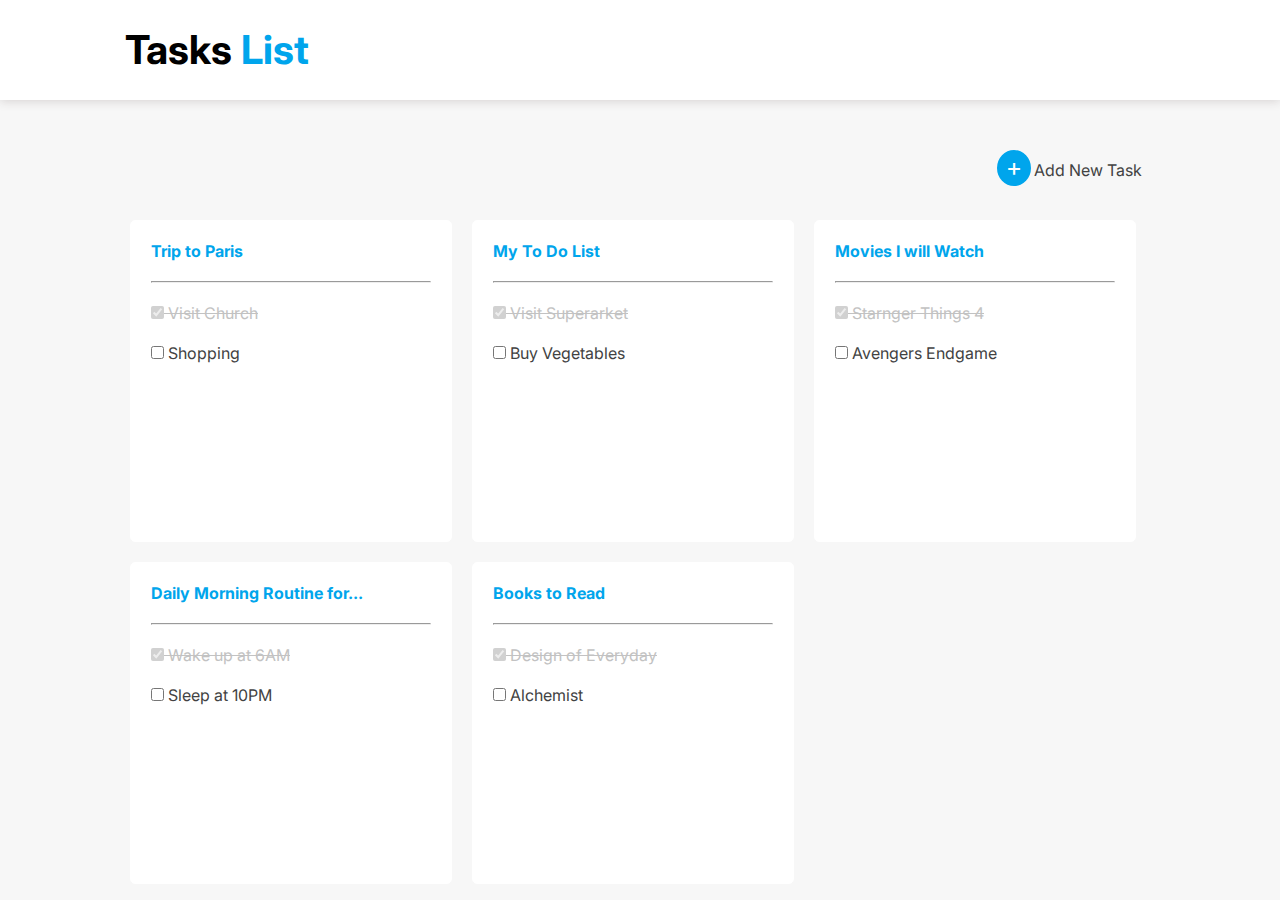
<file: index.html>
<!DOCTYPE html>
<html lang="en">

<head>
    <meta charset="UTF-8">
    <meta http-equiv="X-UA-Compatible" content="IE=edge">
    <meta name="viewport" content="width=device-width, initial-scale=1.0">
    <title>project2</title>
    <link rel="stylesheet" href="./style.css">
    <link rel="preconnect" href="https://fonts.googleapis.com">
    <link rel="preconnect" href="https://fonts.gstatic.com" crossorigin>
    <link href="https://fonts.googleapis.com/css2?family=Inter&display=swap" rel="stylesheet">
</head>

<body>
    <nav class="toppart">
        <div class="topline">Tasks <span class="headlist">List</span> </div>
    </nav>


    <div class="middlepart">
        <div class="plus"> <a href="./index2.html" style="color: white;"> + </a></div>
        <a href="./index2.html" class="plustext">Add New Task</a>

    </div>

    <section class="boxpart">
        <div class="box"><a href="./index3.html" style="color:rgb(0 165 236); font-weight: bold;"> Trip to Paris
            </a><br><br>
            <hr><br>
            <div class="checkbox"> <input type="checkbox" checked disabled> Visit Church </div><br>
            <input type="checkbox"> Shopping

        </div>
        <div class="box "><span class="boxtext">My To Do List </span><br><br>
            <hr> <br>
            <div class="checkbox"> <input type="checkbox" checked disabled> Visit Superarket </div><br>
            <input type="checkbox"> Buy Vegetables
        </div>
        <div class="box"><span class="boxtext">Movies I will Watch</span><br><br>
            <hr><br>
            <div class="checkbox"> <input type="checkbox" checked disabled> Starnger Things 4 </div><br>
            <input type="checkbox"> Avengers Endgame
        </div>
        <div class="box "><span class="boxtext">Daily Morning Routine for... </span><br><br>
            <hr> <br>
            <div class="checkbox"> <input type="checkbox" checked disabled> Wake up at 6AM </div><br>
            <input type="checkbox"> Sleep at 10PM
        </div>
        <div class="box"><span class="boxtext">Books to Read</span><br><br>
            <hr> <br>
            <div class="checkbox"> <input type="checkbox" checked disabled> Design of Everyday </div><br>
            <input type="checkbox"> Alchemist
        </div>

    </section>






</body>

</html>
</file>
<file: style.css>
* {
    margin: 0;
    padding: 0;
}

body {
    font-family: 'Inter', sans-serif;
    background-color: rgb(247 247 247);
    box-sizing: border-box;

}

/* Index-1 */


.toppart {
    height: 100px;
    background-color: white;
    box-shadow: 0px 1px 10px rgb(212, 208, 208);
}

.topline {
    font-weight: bold;
    font-size: 40px;
    padding: 25px;
    position: absolute;
    left: 100px;
}

.headlist {
    color: #00a5ec;
}



.middlepart {
    height: 50px;
    width: 200px;
    display: flex;
    position: absolute;
    right: 80px;
    top: 150px;
    text-align: center;
}

a {
    text-decoration: none;

}

.plus {
    height: 30px;
    width: 30px;
    padding-bottom: 2px;
    border: 2px solid rgb(0 165 236);
    border-radius: 50%;
    background-color: rgb(0 165 236);
    text-align: center;
    font-size: 25px;
    position: relative;
    right: 3px;




}

.plustext {

    height: 30px;
    text-align: center;
    padding-top: 10px;
    color: rgb(66, 66, 66);

}


.boxpart {
    display: flex;
    flex-wrap: wrap;
    flex-direction: row;
    position: absolute;
    top: 210px;
    left: 120px;

}

.box {
    height: 280px;
    width: 280px;
    border: 1px solid white;
    background-color: white;
    margin: 10px;
    border-radius: 5px;
    padding: 20px;
    color: rgb(66, 66, 66);


}

.boxtext {
    font-weight: bold;
    color: rgb(0 165 236);

}

hr {
    color: rgb(237, 237, 237);
}

.box:hover {
    box-shadow: 0px 0px 5px 5px rgb(237, 237, 237);
}

.checkbox {
    color: rgb(194, 194, 194);
    text-decoration: line-through;


}




/* Index-2 */

.parent {
    filter: blur(3px);

}



.container {

    height: 180px;
    width: 400px;
    border: 2px solid rgb(237, 237, 237);
    background-color: white;
    border-radius: 5px;
    padding: 20px;
    position: relative;
    top: 85px;
    left: 400px;


}

.upperbar {
    display: flex;
    justify-content: space-between;
}

.addnewtask {
    color: rgb(64, 64, 64);
    font-weight: bold;
    font-size: 22px;
}

.cross {
    font-size: 22px;
}

#learnc {
    height: 20px;
    width: 400px;
    background-color: rgb(247, 247, 247);
    border: 1px solid rgb(247, 247, 247);
    color: rgb(133, 133, 133);
    border-radius: 3px;
    padding: 8px;

}

.lowerbar {
    display: flex;
    justify-content: right;
    position: relative;
    top: 20px;
}

.button1 {
    height: 20px;
    width: 150px;
    border: 1px solid rgb(0, 165, 236);
    background-color: rgb(0, 165, 236);
    color: white;
    border-radius: 5px;
    text-align: center;
    padding: 10px;
}


/* Index-3 */

.backcontainer {
    height: 25px;
    width: 70px;
    display: flex;
    justify-content: space-between;
    align-items: center;
    position: relative;
    top: 40px;
    left: 410px;
}

.material-symbols-outlined {
    text-align: center;
    color: white;
    background-color: rgb(66, 66, 66);
    border-radius: 50%;

}

.backtext {
    position: relative;
    left: 10px;
    color: black;
}


.addcontainer {
    height: 25px;
    width: 150px;
    display: flex;
    justify-content: space-between;
    align-items: center;
    position: relative;
    left: 235px;
}

.addsign {
    height: 30px;
    width: 30px;
    color: white;
    background-color: rgb(0, 165, 236);
    text-align: center;
    border-radius: 50%;
    font-size: 21px;

}

.addtext {
    height: 25px;
    width: 120px;
    position: relative;
    left: 10px;
    color: black;
}



.box1 {
    height: 200px;
    width: 410px;
    position: relative;
    left: 400px;
    top: 100px;
}

/* Index-4 */

.container1 {

    height: 180px;
    width: 410px;
    border: 2px solid rgb(247, 247, 247);
    background-color: white;
    border-radius: 5px;
    padding: 20px;
    position: absolute;
    top: 190px;
    left: 410px;
}
</file>
